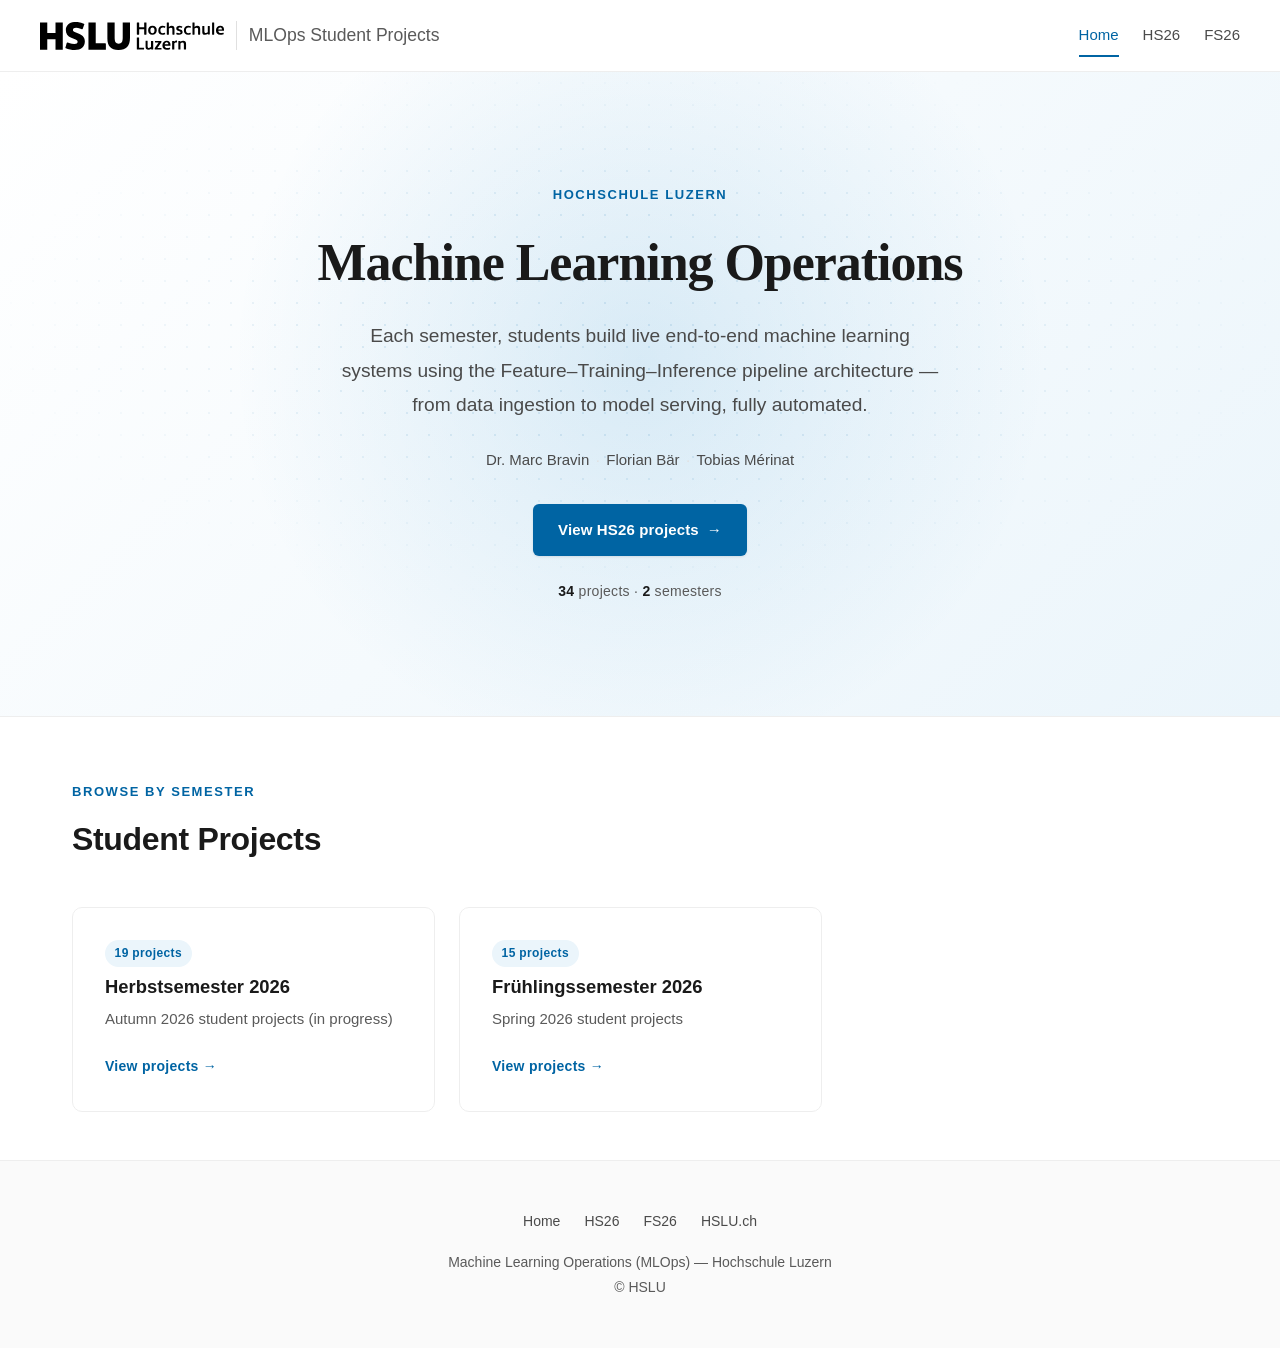
<file: index.html>
<!DOCTYPE html>
<html lang="en">
<head>
    <meta charset="UTF-8">
    <meta name="viewport" content="width=device-width, initial-scale=1.0">
    <title>MLOps Student Projects — HSLU</title>
    <link rel="icon" href="images/favicon.ico" type="image/x-icon">
    <link rel="stylesheet" href="css/style.css">
</head>
<body>
    <div id="header"></div>

    <section class="hero">
        <div class="hero-inner">
            <p class="eyebrow">Hochschule Luzern</p>
            <h1>Machine Learning Operations</h1>
            <p class="lead">
                Each semester, students build live end-to-end machine learning systems
                using the Feature–Training–Inference pipeline architecture —
                from data ingestion to model serving, fully automated.
            </p>
            <div class="staff">
                <a href="https://www.linkedin.com/in/marc-bravin/" target="_blank" rel="noopener">Dr. Marc Bravin</a>
                <span class="staff-sep">·</span>
                <a href="https://www.linkedin.com/in/florianbaer/" target="_blank" rel="noopener">Florian Bär</a>
                <span class="staff-sep">·</span>
                <a href="https://www.linkedin.com/in/tobias-m%C3%A9rinat/" target="_blank" rel="noopener">Tobias Mérinat</a>
            </div>
            <div class="hero-cta">
                <a class="btn btn-primary" href="semesters/hs26.html">
                    View HS26 projects <span class="btn-arrow" aria-hidden="true">→</span>
                </a>
            </div>
            <p class="hero-stats"><strong>34</strong> projects · <strong>2</strong> semesters</p>
        </div>
    </section>

    <div class="section">
        <div class="container">
            <div class="section-header">
                <p class="eyebrow">Browse by Semester</p>
                <h2>Student Projects</h2>
            </div>
            <div class="semester-grid">

                <a class="semester-card" href="semesters/hs26.html">
                    <span class="card-chip">19 projects</span>
                    <h3>Herbstsemester 2026</h3>
                    <p>Autumn 2026 student projects (in progress)</p>
                    <span class="arrow">View projects →</span>
                </a>

                <a class="semester-card" href="semesters/fs26.html">
                    <span class="card-chip">15 projects</span>
                    <h3>Frühlingssemester 2026</h3>
                    <p>Spring 2026 student projects</p>
                    <span class="arrow">View projects →</span>
                </a>

                <!-- To add a new semester, copy the block above and update the link, title, and description -->

            </div>
        </div>
    </div>

    <div id="footer"></div>
    <script src="js/main.js"></script>
</body>
</html>
</file>
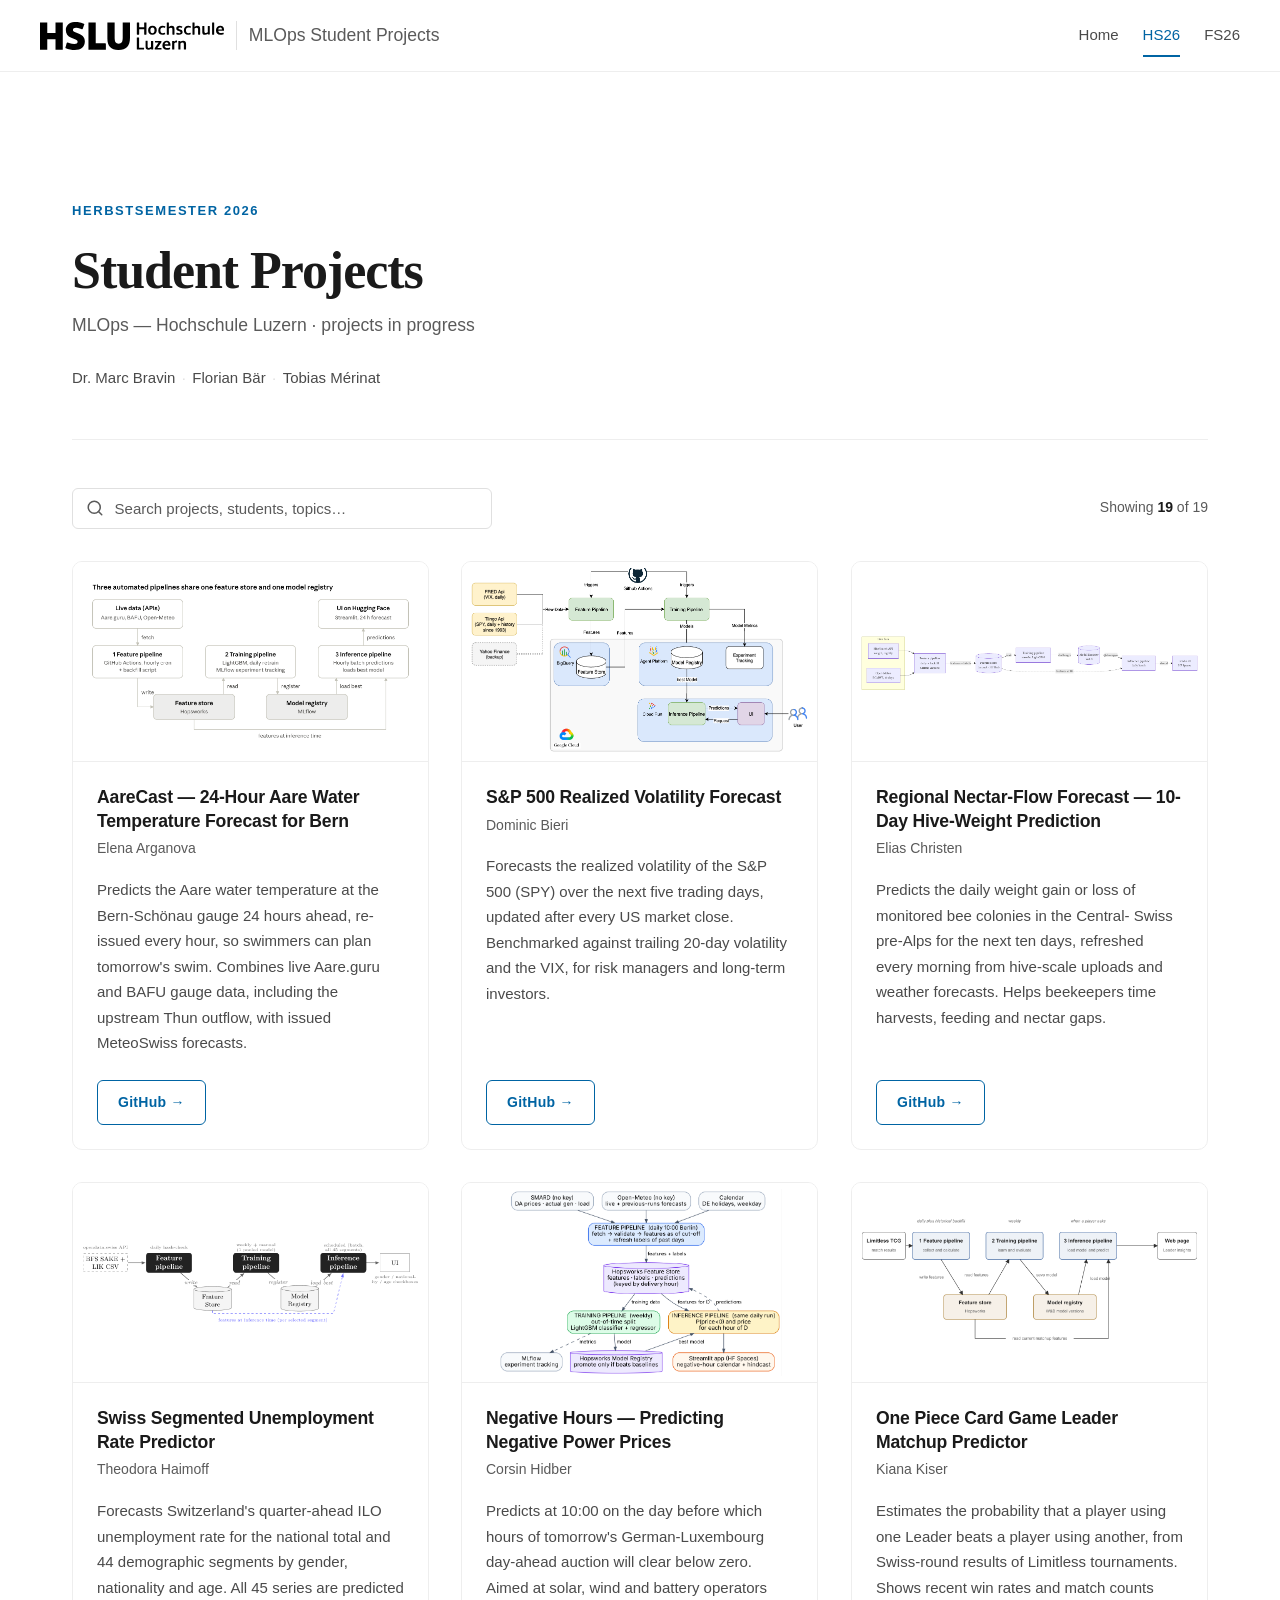
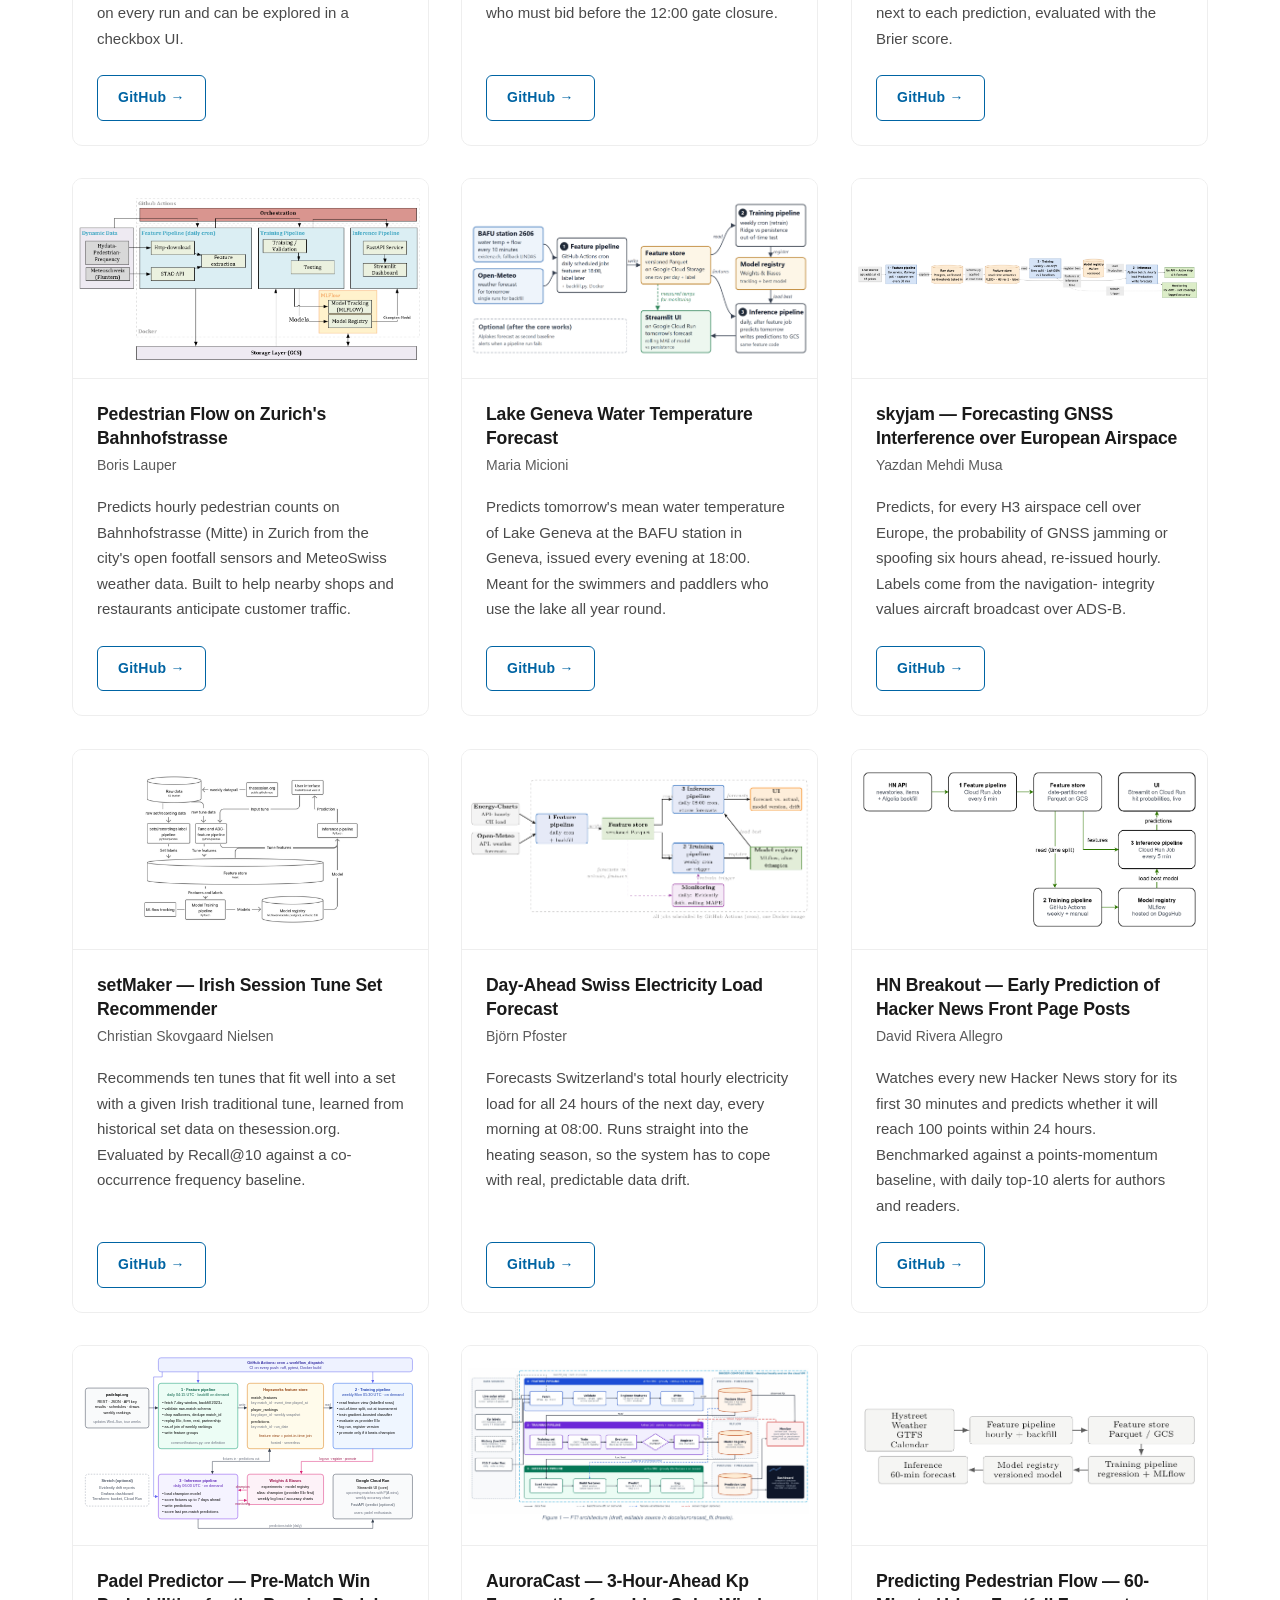
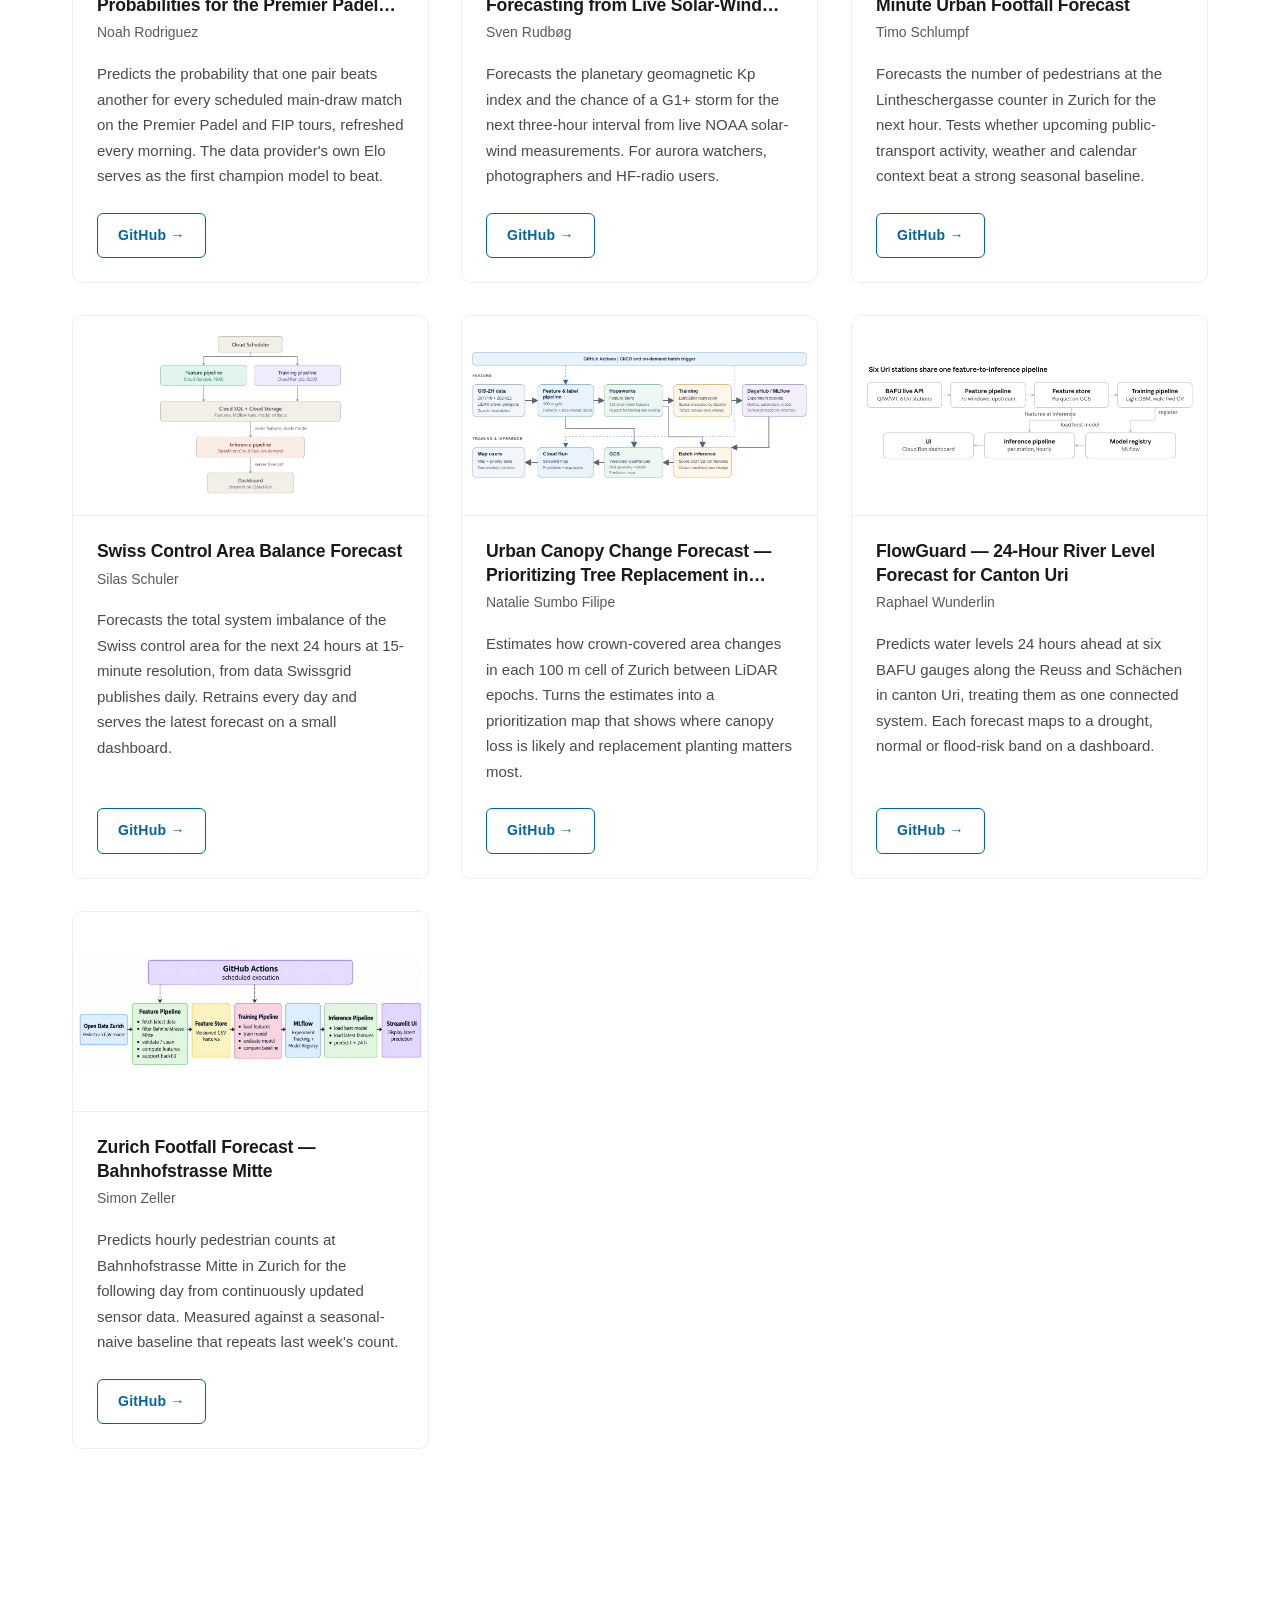
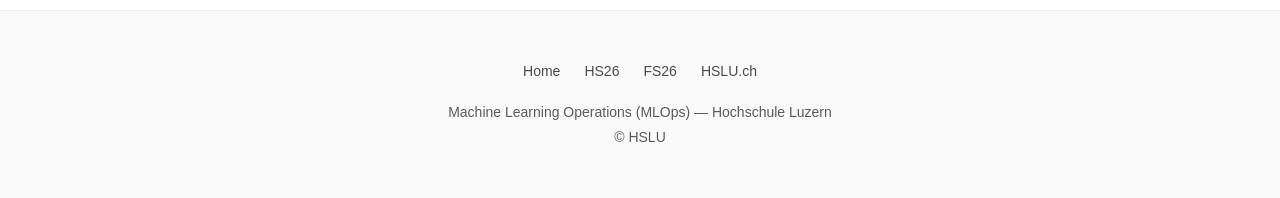
<file: semesters/hs26.html>
<!DOCTYPE html>
<html lang="en">
<head>
    <meta charset="UTF-8">
    <meta name="viewport" content="width=device-width, initial-scale=1.0">
    <title>HS26 Projects — MLOps — HSLU</title>
    <link rel="icon" href="../images/favicon.ico" type="image/x-icon">
    <link rel="stylesheet" href="../css/style.css">
</head>
<body>
    <div id="header"></div>

    <div class="section">
        <div class="container">
            <div class="page-header">
                <p class="eyebrow">Herbstsemester 2026</p>
                <h1 class="page-title">Student Projects</h1>
                <p class="page-subtitle">MLOps — Hochschule Luzern · projects in progress</p>
                <div class="staff">
                    <a href="https://www.linkedin.com/in/marc-bravin/" target="_blank" rel="noopener">Dr. Marc Bravin</a>
                    <span class="staff-sep">·</span>
                    <a href="https://www.linkedin.com/in/florianbaer/" target="_blank" rel="noopener">Florian Bär</a>
                    <span class="staff-sep">·</span>
                    <a href="https://www.linkedin.com/in/tobias-m%C3%A9rinat/" target="_blank" rel="noopener">Tobias Mérinat</a>
                </div>
            </div>

            <div class="projects-toolbar">
                <label class="search-box">
                    <span class="sr-only">Search projects</span>
                    <svg viewBox="0 0 24 24" fill="none" stroke="currentColor" stroke-width="2" stroke-linecap="round" stroke-linejoin="round" aria-hidden="true">
                        <circle cx="11" cy="11" r="8"></circle>
                        <line x1="21" y1="21" x2="16.65" y2="16.65"></line>
                    </svg>
                    <input type="search" id="project-search" placeholder="Search projects, students, topics…" autocomplete="off">
                </label>
                <p class="project-count" id="project-count" aria-live="polite">Showing <strong>19</strong> of 19</p>
            </div>

            <div class="empty-state" id="project-empty">
                <h3>No matching projects</h3>
                <p>Try a different keyword or clear the search.</p>
            </div>

            <div class="project-grid">

                <div class="project-card">
                    <div class="card-media is-zoomable">
                        <img class="card-image" src="../images/projects/hs26/nee-source-AareCast.png" data-fallback-src="https://opengraph.githubassets.com/1/nee-source/AareCast" alt="Project screenshot">
                        <span class="card-zoom-badge" aria-hidden="true">⤢</span>
                    </div>
                    <div class="card-body">
                        <h2 class="card-title">AareCast — 24-Hour Aare Water Temperature Forecast for Bern</h2>
                        <p class="card-author">Elena Arganova</p>
                        <p class="card-summary">
                            Predicts the Aare water temperature at the Bern-Schönau gauge 24 hours ahead, re-
                            issued every hour, so swimmers can plan tomorrow's swim. Combines live Aare.guru
                            and BAFU gauge data, including the upstream Thun outflow, with issued MeteoSwiss
                            forecasts.
                        </p>
                        <a class="card-link" href="https://github.com/nee-source/AareCast" target="_blank" rel="noopener">
                            GitHub →
                        </a>
                    </div>
                </div>

                <div class="project-card">
                    <div class="card-media is-zoomable">
                        <img class="card-image" src="../images/projects/hs26/dominic-bieri-mlops.png" data-fallback-src="https://opengraph.githubassets.com/1/dominic-bieri/mlops" alt="Project screenshot">
                        <span class="card-zoom-badge" aria-hidden="true">⤢</span>
                    </div>
                    <div class="card-body">
                        <h2 class="card-title">S&P 500 Realized Volatility Forecast</h2>
                        <p class="card-author">Dominic Bieri</p>
                        <p class="card-summary">
                            Forecasts the realized volatility of the S&P 500 (SPY) over the next five trading
                            days, updated after every US market close. Benchmarked against trailing 20-day
                            volatility and the VIX, for risk managers and long-term investors.
                        </p>
                        <a class="card-link" href="https://github.com/dominic-bieri/mlops" target="_blank" rel="noopener">
                            GitHub →
                        </a>
                    </div>
                </div>

                <div class="project-card">
                    <div class="card-media is-zoomable">
                        <img class="card-image" src="../images/projects/hs26/Whalesharkking-mlops.png" data-fallback-src="https://opengraph.githubassets.com/1/Whalesharkking/mlops" alt="Project screenshot">
                        <span class="card-zoom-badge" aria-hidden="true">⤢</span>
                    </div>
                    <div class="card-body">
                        <h2 class="card-title">Regional Nectar-Flow Forecast — 10-Day Hive-Weight Prediction</h2>
                        <p class="card-author">Elias Christen</p>
                        <p class="card-summary">
                            Predicts the daily weight gain or loss of monitored bee colonies in the Central-
                            Swiss pre-Alps for the next ten days, refreshed every morning from hive-scale
                            uploads and weather forecasts. Helps beekeepers time harvests, feeding and nectar
                            gaps.
                        </p>
                        <a class="card-link" href="https://github.com/Whalesharkking/mlops" target="_blank" rel="noopener">
                            GitHub →
                        </a>
                    </div>
                </div>

                <div class="project-card">
                    <div class="card-media is-zoomable">
                        <img class="card-image" src="../images/projects/hs26/theodorahaimoff-HSLU_HS26_MLOPS.png" data-fallback-src="https://opengraph.githubassets.com/1/theodorahaimoff/HSLU_HS26_MLOPS" alt="Project screenshot">
                        <span class="card-zoom-badge" aria-hidden="true">⤢</span>
                    </div>
                    <div class="card-body">
                        <h2 class="card-title">Swiss Segmented Unemployment Rate Predictor</h2>
                        <p class="card-author">Theodora Haimoff</p>
                        <p class="card-summary">
                            Forecasts Switzerland's quarter-ahead ILO unemployment rate for the national total
                            and 44 demographic segments by gender, nationality and age. All 45 series are
                            predicted on every run and can be explored in a checkbox UI.
                        </p>
                        <a class="card-link" href="https://github.com/theodorahaimoff/HSLU_HS26_MLOPS" target="_blank" rel="noopener">
                            GitHub →
                        </a>
                    </div>
                </div>

                <div class="project-card">
                    <div class="card-media is-zoomable">
                        <img class="card-image" src="../images/projects/hs26/CorsinAI-MLOPS-Project-HSLU-HS-26.png" data-fallback-src="https://opengraph.githubassets.com/1/CorsinAI/MLOPS-Project-HSLU-HS-26" alt="Project screenshot">
                        <span class="card-zoom-badge" aria-hidden="true">⤢</span>
                    </div>
                    <div class="card-body">
                        <h2 class="card-title">Negative Hours — Predicting Negative Power Prices</h2>
                        <p class="card-author">Corsin Hidber</p>
                        <p class="card-summary">
                            Predicts at 10:00 on the day before which hours of tomorrow's German-Luxembourg
                            day-ahead auction will clear below zero. Aimed at solar, wind and battery
                            operators who must bid before the 12:00 gate closure.
                        </p>
                        <a class="card-link" href="https://github.com/CorsinAI/MLOPS-Project-HSLU-HS-26" target="_blank" rel="noopener">
                            GitHub →
                        </a>
                    </div>
                </div>

                <div class="project-card">
                    <div class="card-media is-zoomable">
                        <img class="card-image" src="../images/projects/hs26/kianakiser-optcg-swiss-forecast.png" data-fallback-src="https://opengraph.githubassets.com/1/kianakiser/optcg-swiss-forecast" alt="Project screenshot">
                        <span class="card-zoom-badge" aria-hidden="true">⤢</span>
                    </div>
                    <div class="card-body">
                        <h2 class="card-title">One Piece Card Game Leader Matchup Predictor</h2>
                        <p class="card-author">Kiana Kiser</p>
                        <p class="card-summary">
                            Estimates the probability that a player using one Leader beats a player using
                            another, from Swiss-round results of Limitless tournaments. Shows recent win rates
                            and match counts next to each prediction, evaluated with the Brier score.
                        </p>
                        <a class="card-link" href="https://github.com/kianakiser/optcg-swiss-forecast" target="_blank" rel="noopener">
                            GitHub →
                        </a>
                    </div>
                </div>

                <div class="project-card">
                    <div class="card-media is-zoomable">
                        <img class="card-image" src="../images/projects/hs26/ialauper-pedestrian-flow.png" data-fallback-src="https://opengraph.githubassets.com/1/ialauper/pedestrian-flow" alt="Project screenshot">
                        <span class="card-zoom-badge" aria-hidden="true">⤢</span>
                    </div>
                    <div class="card-body">
                        <h2 class="card-title">Pedestrian Flow on Zurich's Bahnhofstrasse</h2>
                        <p class="card-author">Boris Lauper</p>
                        <p class="card-summary">
                            Predicts hourly pedestrian counts on Bahnhofstrasse (Mitte) in Zurich from the
                            city's open footfall sensors and MeteoSwiss weather data. Built to help nearby
                            shops and restaurants anticipate customer traffic.
                        </p>
                        <a class="card-link" href="https://github.com/ialauper/pedestrian-flow" target="_blank" rel="noopener">
                            GitHub →
                        </a>
                    </div>
                </div>

                <div class="project-card">
                    <div class="card-media is-zoomable">
                        <img class="card-image" src="../images/projects/hs26/mariamicioni-lake-geneva-temp.png" data-fallback-src="https://opengraph.githubassets.com/1/mariamicioni/lake-geneva-temp" alt="Project screenshot">
                        <span class="card-zoom-badge" aria-hidden="true">⤢</span>
                    </div>
                    <div class="card-body">
                        <h2 class="card-title">Lake Geneva Water Temperature Forecast</h2>
                        <p class="card-author">Maria Micioni</p>
                        <p class="card-summary">
                            Predicts tomorrow's mean water temperature of Lake Geneva at the BAFU station in
                            Geneva, issued every evening at 18:00. Meant for the swimmers and paddlers who use
                            the lake all year round.
                        </p>
                        <a class="card-link" href="https://github.com/mariamicioni/lake-geneva-temp" target="_blank" rel="noopener">
                            GitHub →
                        </a>
                    </div>
                </div>

                <div class="project-card">
                    <div class="card-media is-zoomable">
                        <img class="card-image" src="../images/projects/hs26/Zayden16-hslu-mlops-hs-26.png" data-fallback-src="https://opengraph.githubassets.com/1/Zayden16/hslu-mlops-hs-26" alt="Project screenshot">
                        <span class="card-zoom-badge" aria-hidden="true">⤢</span>
                    </div>
                    <div class="card-body">
                        <h2 class="card-title">skyjam — Forecasting GNSS Interference over European Airspace</h2>
                        <p class="card-author">Yazdan Mehdi Musa</p>
                        <p class="card-summary">
                            Predicts, for every H3 airspace cell over Europe, the probability of GNSS jamming
                            or spoofing six hours ahead, re-issued hourly. Labels come from the navigation-
                            integrity values aircraft broadcast over ADS-B.
                        </p>
                        <a class="card-link" href="https://github.com/Zayden16/hslu-mlops-hs-26" target="_blank" rel="noopener">
                            GitHub →
                        </a>
                    </div>
                </div>

                <div class="project-card">
                    <div class="card-media is-zoomable">
                        <img class="card-image" src="../images/projects/hs26/Christian-Skovgaard-setMaker.png" data-fallback-src="https://opengraph.githubassets.com/1/Christian-Skovgaard/setMaker" alt="Project screenshot">
                        <span class="card-zoom-badge" aria-hidden="true">⤢</span>
                    </div>
                    <div class="card-body">
                        <h2 class="card-title">setMaker — Irish Session Tune Set Recommender</h2>
                        <p class="card-author">Christian Skovgaard Nielsen</p>
                        <p class="card-summary">
                            Recommends ten tunes that fit well into a set with a given Irish traditional tune,
                            learned from historical set data on thesession.org. Evaluated by Recall@10 against
                            a co-occurrence frequency baseline.
                        </p>
                        <a class="card-link" href="https://github.com/Christian-Skovgaard/setMaker" target="_blank" rel="noopener">
                            GitHub →
                        </a>
                    </div>
                </div>

                <div class="project-card">
                    <div class="card-media is-zoomable">
                        <img class="card-image" src="../images/projects/hs26/D4rkMindz-hslu-winterload.png" data-fallback-src="https://opengraph.githubassets.com/1/D4rkMindz/hslu-winterload" alt="Project screenshot">
                        <span class="card-zoom-badge" aria-hidden="true">⤢</span>
                    </div>
                    <div class="card-body">
                        <h2 class="card-title">Day-Ahead Swiss Electricity Load Forecast</h2>
                        <p class="card-author">Björn Pfoster</p>
                        <p class="card-summary">
                            Forecasts Switzerland's total hourly electricity load for all 24 hours of the next
                            day, every morning at 08:00. Runs straight into the heating season, so the system
                            has to cope with real, predictable data drift.
                        </p>
                        <a class="card-link" href="https://github.com/D4rkMindz/hslu-winterload" target="_blank" rel="noopener">
                            GitHub →
                        </a>
                    </div>
                </div>

                <div class="project-card">
                    <div class="card-media is-zoomable">
                        <img class="card-image" src="../images/projects/hs26/AbsturzWindows-hn-breakout.png" data-fallback-src="https://opengraph.githubassets.com/1/AbsturzWindows/hn-breakout" alt="Project screenshot">
                        <span class="card-zoom-badge" aria-hidden="true">⤢</span>
                    </div>
                    <div class="card-body">
                        <h2 class="card-title">HN Breakout — Early Prediction of Hacker News Front Page Posts</h2>
                        <p class="card-author">David Rivera Allegro</p>
                        <p class="card-summary">
                            Watches every new Hacker News story for its first 30 minutes and predicts whether
                            it will reach 100 points within 24 hours. Benchmarked against a points-momentum baseline,
                            with daily top-10 alerts for authors and readers.
                        </p>
                        <a class="card-link" href="https://github.com/AbsturzWindows/hn-breakout" target="_blank" rel="noopener">
                            GitHub →
                        </a>
                    </div>
                </div>

                <div class="project-card">
                    <div class="card-media is-zoomable">
                        <img class="card-image" src="../images/projects/hs26/Noah-Rod-padel-predictor.svg" data-fallback-src="https://opengraph.githubassets.com/1/Noah-Rod/padel-predictor" alt="Project screenshot">
                        <span class="card-zoom-badge" aria-hidden="true">⤢</span>
                    </div>
                    <div class="card-body">
                        <h2 class="card-title">Padel Predictor — Pre-Match Win Probabilities for the Premier Padel Tour</h2>
                        <p class="card-author">Noah Rodriguez</p>
                        <p class="card-summary">
                            Predicts the probability that one pair beats another for every scheduled main-draw
                            match on the Premier Padel and FIP tours, refreshed every morning. The data
                            provider's own Elo serves as the first champion model to beat.
                        </p>
                        <a class="card-link" href="https://github.com/Noah-Rod/padel-predictor" target="_blank" rel="noopener">
                            GitHub →
                        </a>
                    </div>
                </div>

                <div class="project-card">
                    <div class="card-media is-zoomable">
                        <img class="card-image" src="../images/projects/hs26/Nex-cell-auroracast.png" data-fallback-src="https://opengraph.githubassets.com/1/Nex-cell/auroracast" alt="Project screenshot">
                        <span class="card-zoom-badge" aria-hidden="true">⤢</span>
                    </div>
                    <div class="card-body">
                        <h2 class="card-title">AuroraCast — 3-Hour-Ahead Kp Forecasting from Live Solar-Wind Data</h2>
                        <p class="card-author">Sven Rudbøg</p>
                        <p class="card-summary">
                            Forecasts the planetary geomagnetic Kp index and the chance of a G1+ storm for the
                            next three-hour interval from live NOAA solar-wind measurements. For aurora
                            watchers, photographers and HF-radio users.
                        </p>
                        <a class="card-link" href="https://github.com/Nex-cell/auroracast" target="_blank" rel="noopener">
                            GitHub →
                        </a>
                    </div>
                </div>

                <div class="project-card">
                    <div class="card-media is-zoomable">
                        <img class="card-image" src="../images/projects/hs26/0xff4b-gaeja.png" data-fallback-src="https://opengraph.githubassets.com/1/0xff4b/gaeja" alt="Project screenshot">
                        <span class="card-zoom-badge" aria-hidden="true">⤢</span>
                    </div>
                    <div class="card-body">
                        <h2 class="card-title">Predicting Pedestrian Flow — 60-Minute Urban Footfall Forecast</h2>
                        <p class="card-author">Timo Schlumpf</p>
                        <p class="card-summary">
                            Forecasts the number of pedestrians at the Lintheschergasse counter in Zurich for
                            the next hour. Tests whether upcoming public-transport activity, weather and
                            calendar context beat a strong seasonal baseline.
                        </p>
                        <a class="card-link" href="https://github.com/0xff4b/gaeja" target="_blank" rel="noopener">
                            GitHub →
                        </a>
                    </div>
                </div>

                <div class="project-card">
                    <div class="card-media is-zoomable">
                        <img class="card-image" src="../images/projects/hs26/SilasSchuler-Swiss-Control-Area-Balance-Forecast.png" data-fallback-src="https://opengraph.githubassets.com/1/SilasSchuler/Swiss-Control-Area-Balance-Forecast" alt="Project screenshot">
                        <span class="card-zoom-badge" aria-hidden="true">⤢</span>
                    </div>
                    <div class="card-body">
                        <h2 class="card-title">Swiss Control Area Balance Forecast</h2>
                        <p class="card-author">Silas Schuler</p>
                        <p class="card-summary">
                            Forecasts the total system imbalance of the Swiss control area for the next 24
                            hours at 15-minute resolution, from data Swissgrid publishes daily. Retrains every
                            day and serves the latest forecast on a small dashboard.
                        </p>
                        <a class="card-link" href="https://github.com/SilasSchuler/Swiss-Control-Area-Balance-Forecast" target="_blank" rel="noopener">
                            GitHub →
                        </a>
                    </div>
                </div>

                <div class="project-card">
                    <div class="card-media is-zoomable">
                        <img class="card-image" src="../images/projects/hs26/sky150-urban-canopy-forecast-zurich.png" data-fallback-src="https://opengraph.githubassets.com/1/sky150/urban-canopy-forecast-zurich" alt="Project screenshot">
                        <span class="card-zoom-badge" aria-hidden="true">⤢</span>
                    </div>
                    <div class="card-body">
                        <h2 class="card-title">Urban Canopy Change Forecast — Prioritizing Tree Replacement in Zurich</h2>
                        <p class="card-author">Natalie Sumbo Filipe</p>
                        <p class="card-summary">
                            Estimates how crown-covered area changes in each 100 m cell of Zurich between
                            LiDAR epochs. Turns the estimates into a prioritization map that shows where
                            canopy loss is likely and replacement planting matters most.
                        </p>
                        <a class="card-link" href="https://github.com/sky150/urban-canopy-forecast-zurich" target="_blank" rel="noopener">
                            GitHub →
                        </a>
                    </div>
                </div>

                <div class="project-card">
                    <div class="card-media is-zoomable">
                        <img class="card-image" src="../images/projects/hs26/WunderlinRaphael-FlowGuard.png" data-fallback-src="https://opengraph.githubassets.com/1/WunderlinRaphael/FlowGuard" alt="Project screenshot">
                        <span class="card-zoom-badge" aria-hidden="true">⤢</span>
                    </div>
                    <div class="card-body">
                        <h2 class="card-title">FlowGuard — 24-Hour River Level Forecast for Canton Uri</h2>
                        <p class="card-author">Raphael Wunderlin</p>
                        <p class="card-summary">
                            Predicts water levels 24 hours ahead at six BAFU gauges along the Reuss and
                            Schächen in canton Uri, treating them as one connected system. Each forecast maps
                            to a drought, normal or flood-risk band on a dashboard.
                        </p>
                        <a class="card-link" href="https://github.com/WunderlinRaphael/FlowGuard" target="_blank" rel="noopener">
                            GitHub →
                        </a>
                    </div>
                </div>

                <div class="project-card">
                    <div class="card-media is-zoomable">
                        <img class="card-image" src="../images/projects/hs26/Deeliodas-MLOPS.png" data-fallback-src="https://opengraph.githubassets.com/1/Deeliodas/MLOPS" alt="Project screenshot">
                        <span class="card-zoom-badge" aria-hidden="true">⤢</span>
                    </div>
                    <div class="card-body">
                        <h2 class="card-title">Zurich Footfall Forecast — Bahnhofstrasse Mitte</h2>
                        <p class="card-author">Simon Zeller</p>
                        <p class="card-summary">
                            Predicts hourly pedestrian counts at Bahnhofstrasse Mitte in Zurich for the
                            following day from continuously updated sensor data. Measured against a seasonal-
                            naive baseline that repeats last week's count.
                        </p>
                        <a class="card-link" href="https://github.com/Deeliodas/MLOPS" target="_blank" rel="noopener">
                            GitHub →
                        </a>
                    </div>
                </div>

            </div>
        </div>
    </div>

    <div id="footer"></div>
    <script src="../js/main.js"></script>
</body>
</html>
</file>
<file: css/style.css>
/* ===== Reset & Base ===== */
*, *::before, *::after {
    box-sizing: border-box;
    margin: 0;
    padding: 0;
}

@import url('https://fonts.googleapis.com/css2?family=Inter:wght@300;400;500;600;700&family=Playfair+Display:wght@400;500;600;700&display=swap');

:root {
    /* HSLU Corporate Identity */
    --color-primary: #0064a3;
    --color-primary-light: #0078c2;
    --color-primary-dark: #004f80;
    --color-primary-subtle: #EBF5FB;

    /* Neutrals */
    --color-text: #1A1A1A;
    --color-text-secondary: #4A4A4A;
    --color-text-light: #5A5A5A;
    --color-background: #FFFFFF;
    --color-background-warm: #FAFAFA;
    --color-background-alt: #F5F5F5;
    --color-border: #E0E0E0;
    --color-border-light: #EEEEEE;

    /* Typography */
    --font-display: 'Playfair Display', Georgia, serif;
    --font-heading: 'Inter', -apple-system, BlinkMacSystemFont, 'Segoe UI', sans-serif;
    --font-body: 'Inter', -apple-system, BlinkMacSystemFont, 'Segoe UI', sans-serif;

    /* Spacing */
    --space-xs: 0.5rem;
    --space-sm: 1rem;
    --space-md: 1.5rem;
    --space-lg: 2rem;
    --space-xl: 3rem;
    --space-2xl: 5rem;
    --space-3xl: 7rem;

    /* Radius */
    --radius-sm: 6px;
    --radius-md: 10px;
    --radius-lg: 16px;

    /* Shadows (layered, soft) */
    --shadow-sm: 0 1px 2px rgba(16, 42, 67, 0.05), 0 1px 3px rgba(16, 42, 67, 0.06);
    --shadow-md: 0 4px 12px rgba(16, 42, 67, 0.06), 0 12px 28px rgba(16, 42, 67, 0.08);
    --shadow-lg: 0 8px 24px rgba(16, 42, 67, 0.08), 0 24px 56px rgba(16, 42, 67, 0.12);

    /* Motion */
    --ease-out: cubic-bezier(0.16, 1, 0.3, 1);
    --transition-fast: 150ms ease;
    --transition-base: 250ms ease;
    --transition-slow: 400ms var(--ease-out);

    /* Layout */
    --max-width: 1200px;
    --max-width-narrow: 800px;
    --header-height: 72px;
}

body {
    font-family: var(--font-body);
    font-size: 17px;
    color: var(--color-text);
    background-color: var(--color-background);
    line-height: 1.7;
    min-height: 100vh;
    display: flex;
    flex-direction: column;
    -webkit-font-smoothing: antialiased;
    -moz-osx-font-smoothing: grayscale;
}

a {
    color: var(--color-primary);
    text-decoration: none;
    transition: color var(--transition-fast);
}

a:hover {
    color: var(--color-primary-light);
}

:focus-visible {
    outline: 2px solid var(--color-primary);
    outline-offset: 2px;
    border-radius: 2px;
}

img {
    max-width: 100%;
    display: block;
}

.sr-only {
    position: absolute;
    width: 1px;
    height: 1px;
    padding: 0;
    margin: -1px;
    overflow: hidden;
    clip: rect(0, 0, 0, 0);
    white-space: nowrap;
    border: 0;
}

/* ===== Scroll reveal (progressive enhancement) ===== */
.reveal {
    opacity: 0;
    transform: translateY(20px);
    transition: opacity var(--transition-slow), transform var(--transition-slow);
    will-change: opacity, transform;
}

.reveal.is-visible {
    opacity: 1;
    transform: none;
}

@media (prefers-reduced-motion: reduce) {
    *, *::before, *::after {
        animation-duration: 0.001ms !important;
        animation-iteration-count: 1 !important;
        transition-duration: 0.001ms !important;
        scroll-behavior: auto !important;
    }
    .reveal {
        opacity: 1;
        transform: none;
    }
}

/* ===== Typography ===== */
h1, h2, h3 {
    line-height: 1.25;
}

h1 {
    font-family: var(--font-display);
    font-size: clamp(2.2rem, 5vw, 3.25rem);
    letter-spacing: -0.02em;
    font-weight: 600;
}

h2 {
    font-family: var(--font-heading);
    font-size: clamp(1.5rem, 3vw, 2rem);
    letter-spacing: -0.01em;
    font-weight: 600;
}

h3 {
    font-family: var(--font-heading);
    font-size: 1.15rem;
    font-weight: 600;
}

.eyebrow {
    font-family: var(--font-heading);
    font-size: 0.8125rem;
    font-weight: 600;
    letter-spacing: 0.12em;
    text-transform: uppercase;
    color: var(--color-primary);
    margin-bottom: var(--space-sm);
}

.lead {
    font-size: 1.2rem;
    color: var(--color-text-secondary);
    line-height: 1.8;
}

/* ===== Layout ===== */
.container {
    max-width: var(--max-width);
    margin: 0 auto;
    padding: 0 var(--space-lg);
    width: 100%;
}

.section {
    padding: var(--space-xl) 0;
}

.section-header {
    margin-bottom: var(--space-xl);
}

.section-header.centered {
    text-align: center;
    max-width: var(--max-width-narrow);
    margin-left: auto;
    margin-right: auto;
    margin-bottom: var(--space-xl);
}

.section-header p {
    margin-top: var(--space-sm);
}

/* ===== Header ===== */
.site-header {
    background: var(--color-background);
    border-bottom: 1px solid var(--color-border-light);
    height: var(--header-height);
    display: flex;
    align-items: center;
    padding: 0 var(--space-lg);
    position: sticky;
    top: 0;
    z-index: 100;
    backdrop-filter: blur(12px);
    background: rgba(255, 255, 255, 0.92);
}

.header-inner {
    max-width: var(--max-width);
    margin: 0 auto;
    width: 100%;
    display: flex;
    align-items: center;
    justify-content: space-between;
}

.site-header .brand {
    font-family: var(--font-heading);
    font-size: 1.1rem;
    font-weight: 700;
    color: var(--color-text);
    display: flex;
    align-items: center;
    gap: 0.75rem;
}

.site-header .brand-logo {
    height: 28px;
    width: auto;
}

.site-header .brand span {
    font-weight: 400;
    color: var(--color-text-light);
    border-left: 1px solid var(--color-border);
    padding-left: 0.75rem;
}

.site-header nav {
    display: flex;
    gap: var(--space-md);
    align-items: center;
}

.site-header nav a {
    color: var(--color-text-secondary);
    font-size: 0.9375rem;
    font-weight: 500;
    padding: 0.5rem 0;
    transition: color var(--transition-fast);
    border-bottom: 2px solid transparent;
}

.site-header nav a:hover,
.site-header nav a.active {
    color: var(--color-primary);
    border-bottom-color: var(--color-primary);
}

/* ===== Buttons ===== */
.btn {
    display: inline-flex;
    align-items: center;
    gap: 0.5rem;
    font-family: var(--font-heading);
    font-size: 0.9375rem;
    font-weight: 600;
    letter-spacing: 0.01em;
    padding: 0.75rem 1.5rem;
    border-radius: var(--radius-sm);
    border: 1.5px solid transparent;
    cursor: pointer;
    transition: background var(--transition-base), color var(--transition-base),
        border-color var(--transition-base), transform var(--transition-base),
        box-shadow var(--transition-base);
}

.btn .btn-arrow {
    transition: transform var(--transition-base);
}

.btn:hover .btn-arrow {
    transform: translateX(3px);
}

.btn-primary {
    background: var(--color-primary);
    color: #fff;
    box-shadow: var(--shadow-sm);
}

.btn-primary:hover {
    background: var(--color-primary-dark);
    color: #fff;
    transform: translateY(-2px);
    box-shadow: var(--shadow-md);
}

/* ===== Hero ===== */
.hero {
    position: relative;
    overflow: hidden;
    background: linear-gradient(135deg, var(--color-background) 0%, var(--color-primary-subtle) 100%);
    padding: var(--space-3xl) var(--space-lg);
    text-align: center;
    border-bottom: 1px solid var(--color-border-light);
}

/* Subtle dotted grid + radial glow backdrop — CSS only */
.hero::before {
    content: '';
    position: absolute;
    inset: 0;
    background-image: radial-gradient(rgba(0, 100, 163, 0.10) 1px, transparent 1px);
    background-size: 22px 22px;
    -webkit-mask-image: radial-gradient(ellipse 70% 60% at 50% 40%, #000 30%, transparent 75%);
    mask-image: radial-gradient(ellipse 70% 60% at 50% 40%, #000 30%, transparent 75%);
    pointer-events: none;
}

.hero::after {
    content: '';
    position: absolute;
    top: -30%;
    left: 50%;
    width: 60rem;
    height: 60rem;
    transform: translateX(-50%);
    background: radial-gradient(circle, rgba(0, 120, 194, 0.12) 0%, transparent 60%);
    pointer-events: none;
}

.hero-inner {
    position: relative;
    z-index: 1;
    max-width: var(--max-width-narrow);
    margin: 0 auto;
}

.hero .eyebrow {
    margin-bottom: var(--space-md);
}

.hero h1 {
    color: var(--color-text);
    margin-bottom: var(--space-md);
}

.hero .lead {
    max-width: 600px;
    margin: 0 auto;
}

.hero-cta {
    margin-top: var(--space-lg);
}

.hero-stats {
    margin-top: var(--space-md);
    font-family: var(--font-heading);
    font-size: 0.875rem;
    color: var(--color-text-light);
    letter-spacing: 0.02em;
}

.hero-stats strong {
    color: var(--color-text);
    font-weight: 600;
}

/* Hero entrance — staggered fade-up */
@media (prefers-reduced-motion: no-preference) {
    .hero-inner > * {
        opacity: 0;
        animation: hero-rise 0.7s var(--ease-out) forwards;
    }
    .hero-inner > *:nth-child(1) { animation-delay: 0.05s; }
    .hero-inner > *:nth-child(2) { animation-delay: 0.15s; }
    .hero-inner > *:nth-child(3) { animation-delay: 0.25s; }
    .hero-inner > *:nth-child(4) { animation-delay: 0.35s; }
    .hero-inner > *:nth-child(5) { animation-delay: 0.45s; }
    .hero-inner > *:nth-child(6) { animation-delay: 0.55s; }
}

@keyframes hero-rise {
    from { opacity: 0; transform: translateY(18px); }
    to   { opacity: 1; transform: none; }
}

.staff {
    margin-top: var(--space-md);
    font-size: 0.9375rem;
    color: var(--color-text-light);
    display: flex;
    align-items: center;
    flex-wrap: wrap;
    gap: 0.4rem;
}

.hero .staff {
    justify-content: center;
}

.staff a {
    color: var(--color-text-secondary);
    font-weight: 500;
    transition: color var(--transition-fast);
}

.staff a:hover {
    color: var(--color-primary);
}

.staff-sep {
    color: var(--color-border);
}

/* ===== Footer ===== */
#footer {
    margin-top: auto;
}

.site-footer {
    background: var(--color-background-warm);
    border-top: 1px solid var(--color-border-light);
    padding: var(--space-xl) var(--space-lg);
    text-align: center;
    color: var(--color-text-light);
    font-size: 0.875rem;
    line-height: 1.8;
}

.footer-links {
    display: flex;
    justify-content: center;
    flex-wrap: wrap;
    gap: var(--space-md);
    margin-bottom: var(--space-sm);
}

.footer-links a {
    color: var(--color-text-secondary);
    font-weight: 500;
}

.footer-links a:hover {
    color: var(--color-primary);
}

/* ===== Semester Cards (Landing Page) ===== */
.semester-grid {
    display: grid;
    grid-template-columns: repeat(auto-fill, minmax(300px, 1fr));
    gap: var(--space-md);
}

.semester-card {
    background: var(--color-background);
    border: 1px solid var(--color-border-light);
    border-radius: var(--radius-md);
    padding: var(--space-lg);
    transition: transform var(--transition-base), box-shadow var(--transition-base),
        border-color var(--transition-base);
    display: flex;
    flex-direction: column;
    gap: var(--space-xs);
    position: relative;
    overflow: hidden;
}

.semester-card::before {
    content: '';
    position: absolute;
    left: 0;
    top: 0;
    bottom: 0;
    width: 3px;
    background: var(--color-primary);
    border-radius: var(--radius-md) 0 0 var(--radius-md);
    opacity: 0;
    transition: opacity var(--transition-base);
}

.semester-card:hover {
    box-shadow: var(--shadow-md);
    border-color: var(--color-border);
    transform: translateY(-3px);
}

.semester-card .card-chip {
    align-self: flex-start;
    font-family: var(--font-heading);
    font-size: 0.75rem;
    font-weight: 600;
    letter-spacing: 0.03em;
    color: var(--color-primary);
    background: var(--color-primary-subtle);
    padding: 0.2rem 0.6rem;
    border-radius: 999px;
}

.semester-card:hover::before {
    opacity: 1;
}

.semester-card h3 {
    color: var(--color-text);
}

.semester-card p {
    color: var(--color-text-light);
    font-size: 0.9375rem;
}

.semester-card .arrow {
    margin-top: auto;
    padding-top: var(--space-sm);
    color: var(--color-primary);
    font-weight: 600;
    font-size: 0.875rem;
    letter-spacing: 0.02em;
    transition: gap var(--transition-fast);
    display: inline-flex;
    align-items: center;
    gap: 0.25rem;
}

.semester-card:hover .arrow {
    gap: 0.5rem;
}

/* ===== Semester Page ===== */
.page-header {
    padding: var(--space-2xl) 0 var(--space-xl);
    border-bottom: 1px solid var(--color-border-light);
    margin-bottom: var(--space-xl);
}

.page-title {
    color: var(--color-text);
    margin-bottom: var(--space-xs);
}

.page-subtitle {
    color: var(--color-text-light);
    font-size: 1.1rem;
}

/* ===== Projects toolbar (search + count) ===== */
.projects-toolbar {
    display: flex;
    align-items: center;
    justify-content: space-between;
    flex-wrap: wrap;
    gap: var(--space-sm);
    margin-bottom: var(--space-lg);
}

.search-box {
    position: relative;
    flex: 1 1 280px;
    max-width: 420px;
}

.search-box svg {
    position: absolute;
    left: 0.9rem;
    top: 50%;
    transform: translateY(-50%);
    width: 18px;
    height: 18px;
    color: var(--color-text-light);
    pointer-events: none;
}

.search-box input {
    width: 100%;
    font-family: var(--font-body);
    font-size: 0.9375rem;
    color: var(--color-text);
    padding: 0.7rem 1rem 0.7rem 2.6rem;
    border: 1px solid var(--color-border);
    border-radius: var(--radius-sm);
    background: var(--color-background);
    transition: border-color var(--transition-fast), box-shadow var(--transition-fast);
}

.search-box input::placeholder {
    color: var(--color-text-light);
}

.search-box input:focus {
    outline: none;
    border-color: var(--color-primary);
    box-shadow: 0 0 0 3px rgba(0, 100, 163, 0.12);
}

.project-count {
    font-family: var(--font-heading);
    font-size: 0.875rem;
    color: var(--color-text-light);
    white-space: nowrap;
}

.project-count strong {
    color: var(--color-text);
    font-weight: 600;
}

.empty-state {
    display: none;
    text-align: center;
    padding: var(--space-2xl) var(--space-md);
    color: var(--color-text-light);
}

.empty-state.is-visible {
    display: block;
}

.empty-state h3 {
    color: var(--color-text);
    margin-bottom: var(--space-xs);
}

/* ===== Project Cards ===== */
.project-grid {
    display: grid;
    grid-template-columns: repeat(auto-fill, minmax(340px, 1fr));
    gap: var(--space-lg);
    padding-bottom: var(--space-3xl);
}

.project-card {
    background: var(--color-background);
    border: 1px solid var(--color-border-light);
    border-radius: var(--radius-md);
    overflow: hidden;
    transition: transform var(--transition-base), box-shadow var(--transition-base),
        border-color var(--transition-base);
    display: flex;
    flex-direction: column;
    min-width: 0;
}

.project-card:hover {
    box-shadow: var(--shadow-lg);
    transform: translateY(-4px);
    border-color: var(--color-border);
}

.project-card .card-image {
    width: 100%;
    aspect-ratio: 16 / 9;
    object-fit: cover;
    background: var(--color-background-alt);
    border-bottom: 1px solid var(--color-border-light);
    transition: transform var(--transition-slow);
}

.project-card:hover .card-image {
    transform: scale(1.05);
}

/* Architecture-diagram cards: show the whole diagram (no crop) and let it zoom. */
.project-card .card-media {
    position: relative;
    display: block;
}

.project-card .card-media .card-image {
    object-fit: contain;
    background: #fff;
    cursor: zoom-in;
    padding: 6px;
}

/* A contain-fitted diagram shouldn't scale on hover (it just shifts within the box). */
.project-card:hover .card-media.is-zoomable .card-image {
    transform: none;
}

/* Hover affordance that the diagram opens full-screen. */
.project-card .card-zoom-badge {
    position: absolute;
    right: 8px;
    bottom: 8px;
    display: flex;
    align-items: center;
    justify-content: center;
    width: 30px;
    height: 30px;
    border-radius: 8px;
    background: rgba(20, 20, 20, 0.72);
    color: #fff;
    font-size: 15px;
    line-height: 1;
    opacity: 0;
    pointer-events: none;
    transition: opacity var(--transition-fast);
}

.project-card .card-media.is-zoomable:hover .card-zoom-badge {
    opacity: 1;
}

/* When a diagram fails to load, the runtime drops is-zoomable: revert to crop.
   Exclude the logo fallback (is-fallback) so it keeps its centered styling. */
.project-card .card-media:not(.is-zoomable) .card-image:not(.is-fallback) {
    object-fit: cover;
    cursor: auto;
    padding: 0;
}

.project-card .card-media:not(.is-zoomable) .card-zoom-badge {
    display: none;
}

/* Full-screen diagram lightbox. */
.diagram-lightbox {
    position: fixed;
    inset: 0;
    z-index: 1000;
    display: none;
    align-items: center;
    justify-content: center;
    padding: 28px;
    background: rgba(10, 12, 16, 0.86);
    cursor: zoom-out;
}

.diagram-lightbox.is-open {
    display: flex;
}

.diagram-lightbox img {
    max-width: 96vw;
    max-height: 92vh;
    border-radius: 6px;
    background: #fff;
    box-shadow: 0 18px 60px rgba(0, 0, 0, 0.5);
}

.diagram-lightbox .lightbox-close {
    position: absolute;
    top: 18px;
    right: 24px;
    color: #fff;
    font-size: 30px;
    line-height: 1;
    cursor: pointer;
    opacity: 0.85;
}

/* Branded fallback when the GitHub OpenGraph image fails to load */
.project-card .card-image.is-fallback {
    object-fit: contain;
    padding: 16% 22%;
    background: linear-gradient(135deg, var(--color-primary-subtle) 0%, #fff 100%);
}

.project-card:hover .card-image.is-fallback {
    transform: none;
}

.project-card .card-body {
    padding: var(--space-md);
    display: flex;
    flex-direction: column;
    flex-grow: 1;
}

.project-card .card-title {
    font-family: var(--font-heading);
    font-size: 1.1rem;
    font-weight: 700;
    color: var(--color-text);
    margin-bottom: 0.25rem;
    line-height: 1.35;
    display: -webkit-box;
    -webkit-line-clamp: 2;
    line-clamp: 2;
    -webkit-box-orient: vertical;
    overflow: hidden;
}

.project-card .card-author {
    font-size: 0.875rem;
    color: var(--color-text-light);
    margin-bottom: var(--space-sm);
}

.project-card .card-summary {
    color: var(--color-text-secondary);
    font-size: 0.9375rem;
    line-height: 1.7;
    flex-grow: 1;
    margin-bottom: var(--space-md);
}

.project-card .card-link {
    display: inline-flex;
    align-items: center;
    gap: 0.4rem;
    color: var(--color-primary);
    font-size: 0.875rem;
    font-weight: 600;
    letter-spacing: 0.02em;
    padding: 0.625rem 1.25rem;
    border: 1.5px solid var(--color-primary);
    border-radius: var(--radius-sm);
    transition: background var(--transition-base), color var(--transition-base),
        box-shadow var(--transition-base);
    align-self: flex-start;
    background: transparent;
}

.project-card .card-link:hover {
    background: var(--color-primary);
    color: white;
    box-shadow: var(--shadow-sm);
}

.project-card.is-hidden {
    display: none;
}

/* ===== Responsive ===== */
@media (max-width: 768px) {
    .site-header {
        height: auto;
        padding: var(--space-sm) var(--space-md);
    }

    .header-inner {
        flex-direction: column;
        gap: var(--space-sm);
    }

    .site-header .brand span {
        display: none;
    }

    .hero {
        padding: var(--space-2xl) var(--space-md);
    }

    .container {
        padding: 0 var(--space-md);
    }

    .project-grid {
        grid-template-columns: minmax(0, 1fr);
    }

    .semester-grid {
        grid-template-columns: minmax(0, 1fr);
    }

    .projects-toolbar {
        flex-direction: column;
        align-items: stretch;
    }

    .search-box {
        flex: none;
        width: 100%;
        max-width: none;
    }
}
</file>
